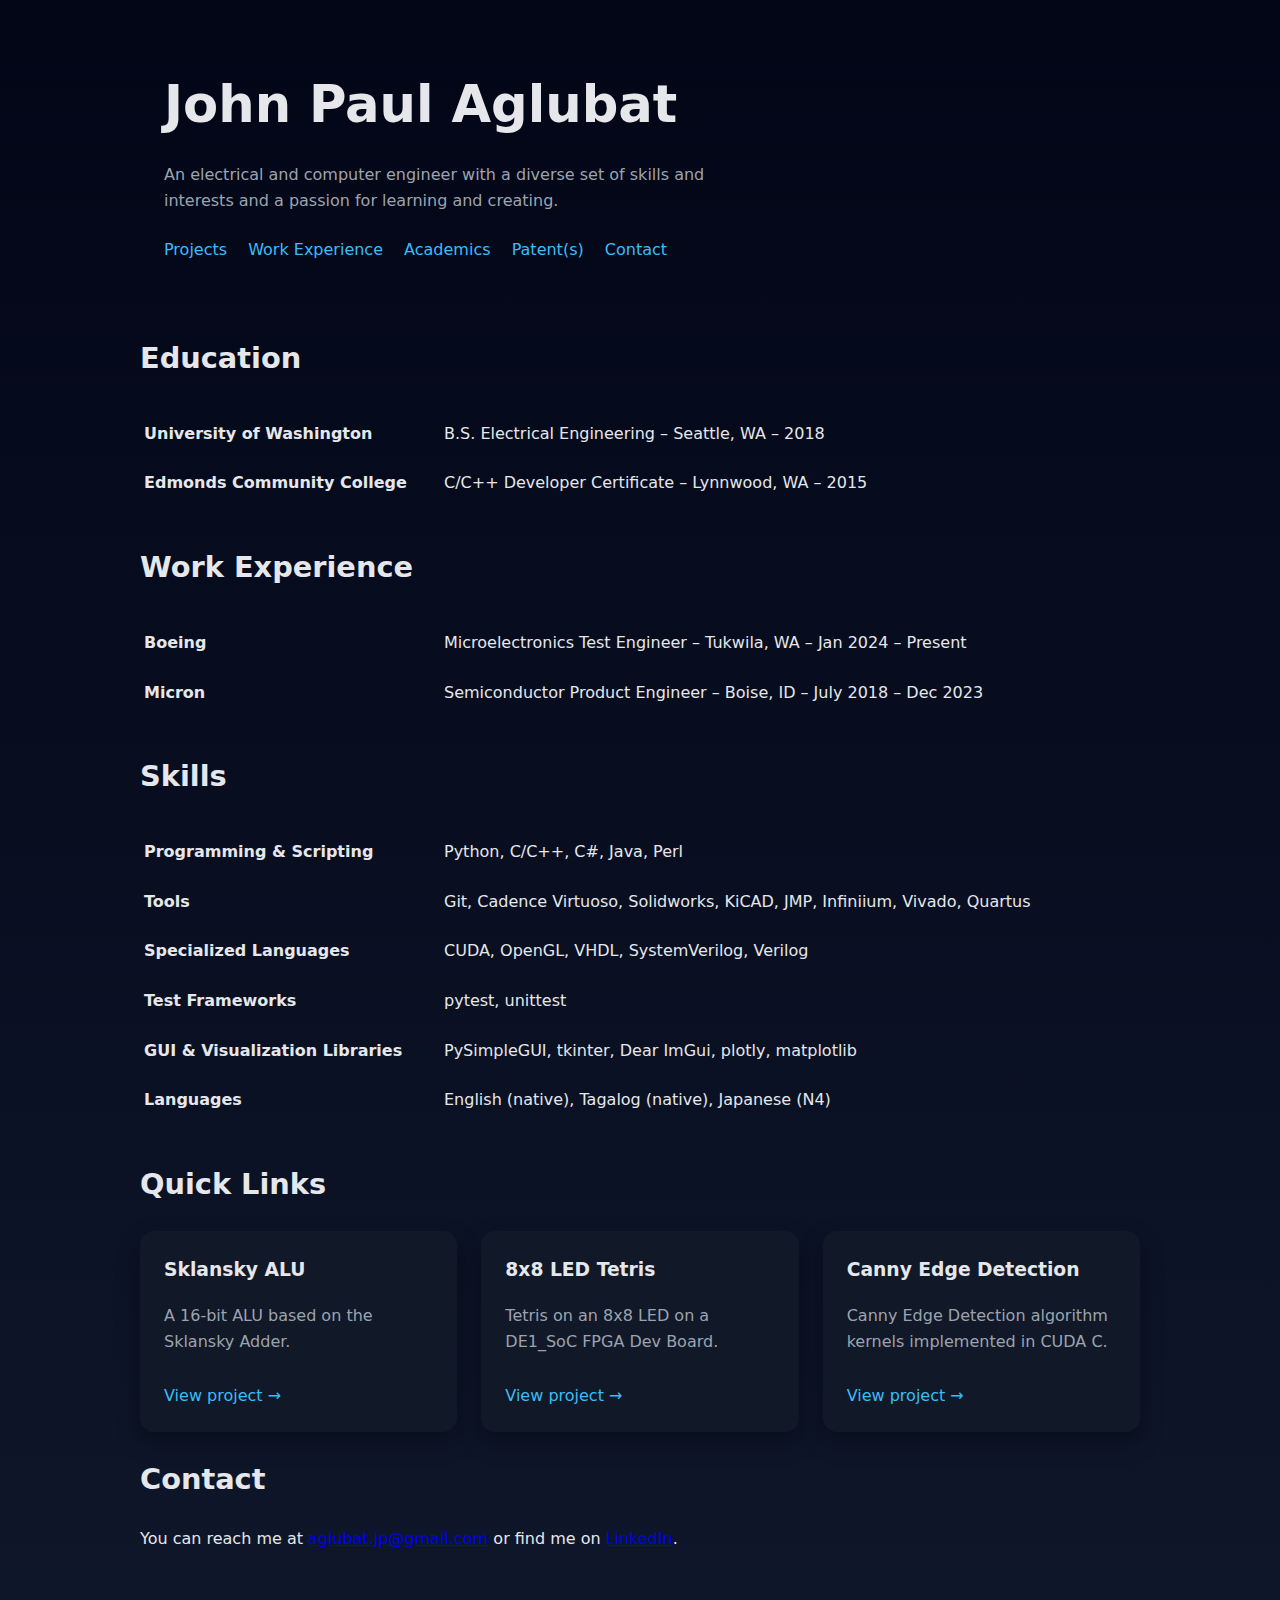
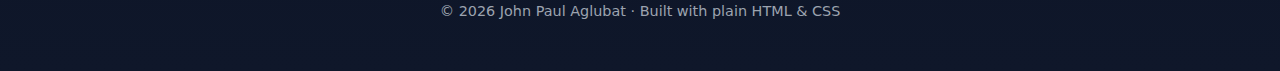
<file: index.html>
<!DOCTYPE html>
<html lang="en">
<head>
  <meta charset="UTF-8" />
  <meta name="viewport" content="width=device-width, initial-scale=1" />
  <title>Portfolio – John Paul Aglubat</title>
  <meta name="description" content="Personal portfolio website" />
  <link rel="stylesheet" href="style.css" />
</head>
<body>

  <header>
    <h1>John Paul Aglubat</h1>
    <p>
      An electrical and computer engineer with a diverse set of skills and interests and a passion for learning and creating.
    </p>
    <nav>
      <a href="projects">Projects</a>
      <a href="experience">Work Experience</a>
      <a href="academics">Academics</a>
      <a href="patents">Patent(s)</a>
      <a href="#contact">Contact</a>
    </nav>
  </header>

  <section id="academics">
    <h2>Education</h2>
    <table>
      <tr><td>University of Washington</td><td>B.S. Electrical Engineering – Seattle, WA – 2018</td></tr>
      <tr><td>Edmonds Community College</td><td>C/C++ Developer Certificate – Lynnwood, WA – 2015</td></tr>
    </table>
  </section>

  <section id="experience">
    <h2>Work Experience</h2>
    <table>
      <tr><td>Boeing</td><td>Microelectronics Test Engineer – Tukwila, WA – Jan 2024 – Present</td></tr>
      <tr><td>Micron</td><td>Semiconductor Product Engineer – Boise, ID – July 2018 – Dec 2023</td></tr>
    </table>
  </section>

  <section id="skills">
    <h2>Skills</h2>
    <table>
      <tr><td>Programming & Scripting</td><td>Python, C/C++, C#, Java, Perl</td></tr>
      <tr><td>Tools</td><td>Git, Cadence Virtuoso, Solidworks, KiCAD, JMP, Infiniium, Vivado, Quartus</td></tr>
      <tr><td>Specialized Languages</td><td>CUDA, OpenGL, VHDL, SystemVerilog, Verilog</td></tr>
      <tr><td>Test Frameworks</td><td>pytest, unittest</td></tr>
      <tr><td>GUI & Visualization Libraries</td><td>PySimpleGUI, tkinter, Dear ImGui, plotly, matplotlib</td></tr>
      <tr><td>Languages</td><td>English (native), Tagalog (native), Japanese (N4)</td></tr>
    </table>
  </section>

  <section id="Quick Links">
    <h2>Quick Links</h2>
    <div class="grid">
      <div class="card">
        <h3>Sklansky ALU</h3>
        <p>A 16-bit ALU based on the Sklansky Adder.</p>
        <a href="projects/sklansky_alu_16bit">View project →</a>
      </div>
      <div class="card">
        <h3>8x8 LED Tetris</h3>
        <p>Tetris on an 8x8 LED on a DE1_SoC FPGA Dev Board.</p>
        <a href="projects/led_tetris_fpga">View project →</a>
      </div>
      <div class="card">
        <h3>Canny Edge Detection</h3>
        <p>Canny Edge Detection algorithm kernels implemented in CUDA C.</p>
        <a href="projects/canny_edge_detect/">View project →</a>
      </div>
    </div>
  </section>

  <section id="contact">
    <h2>Contact</h2>
    <p>
      You can reach me at <a href="mailto:aglubat.jp@gmail.com">aglubat.jp@gmail.com</a>
      or find me on <a href="https://www.linkedin.com/in/john-paul-aglubat-018730150/">LinkedIn</a>.
    </p>
  </section>

  <footer>
    © <span id="year"></span> John Paul Aglubat · Built with plain HTML & CSS
  </footer>

  <script>
    document.getElementById('year').textContent = new Date().getFullYear();
  </script>

</body>
</html>
</file>
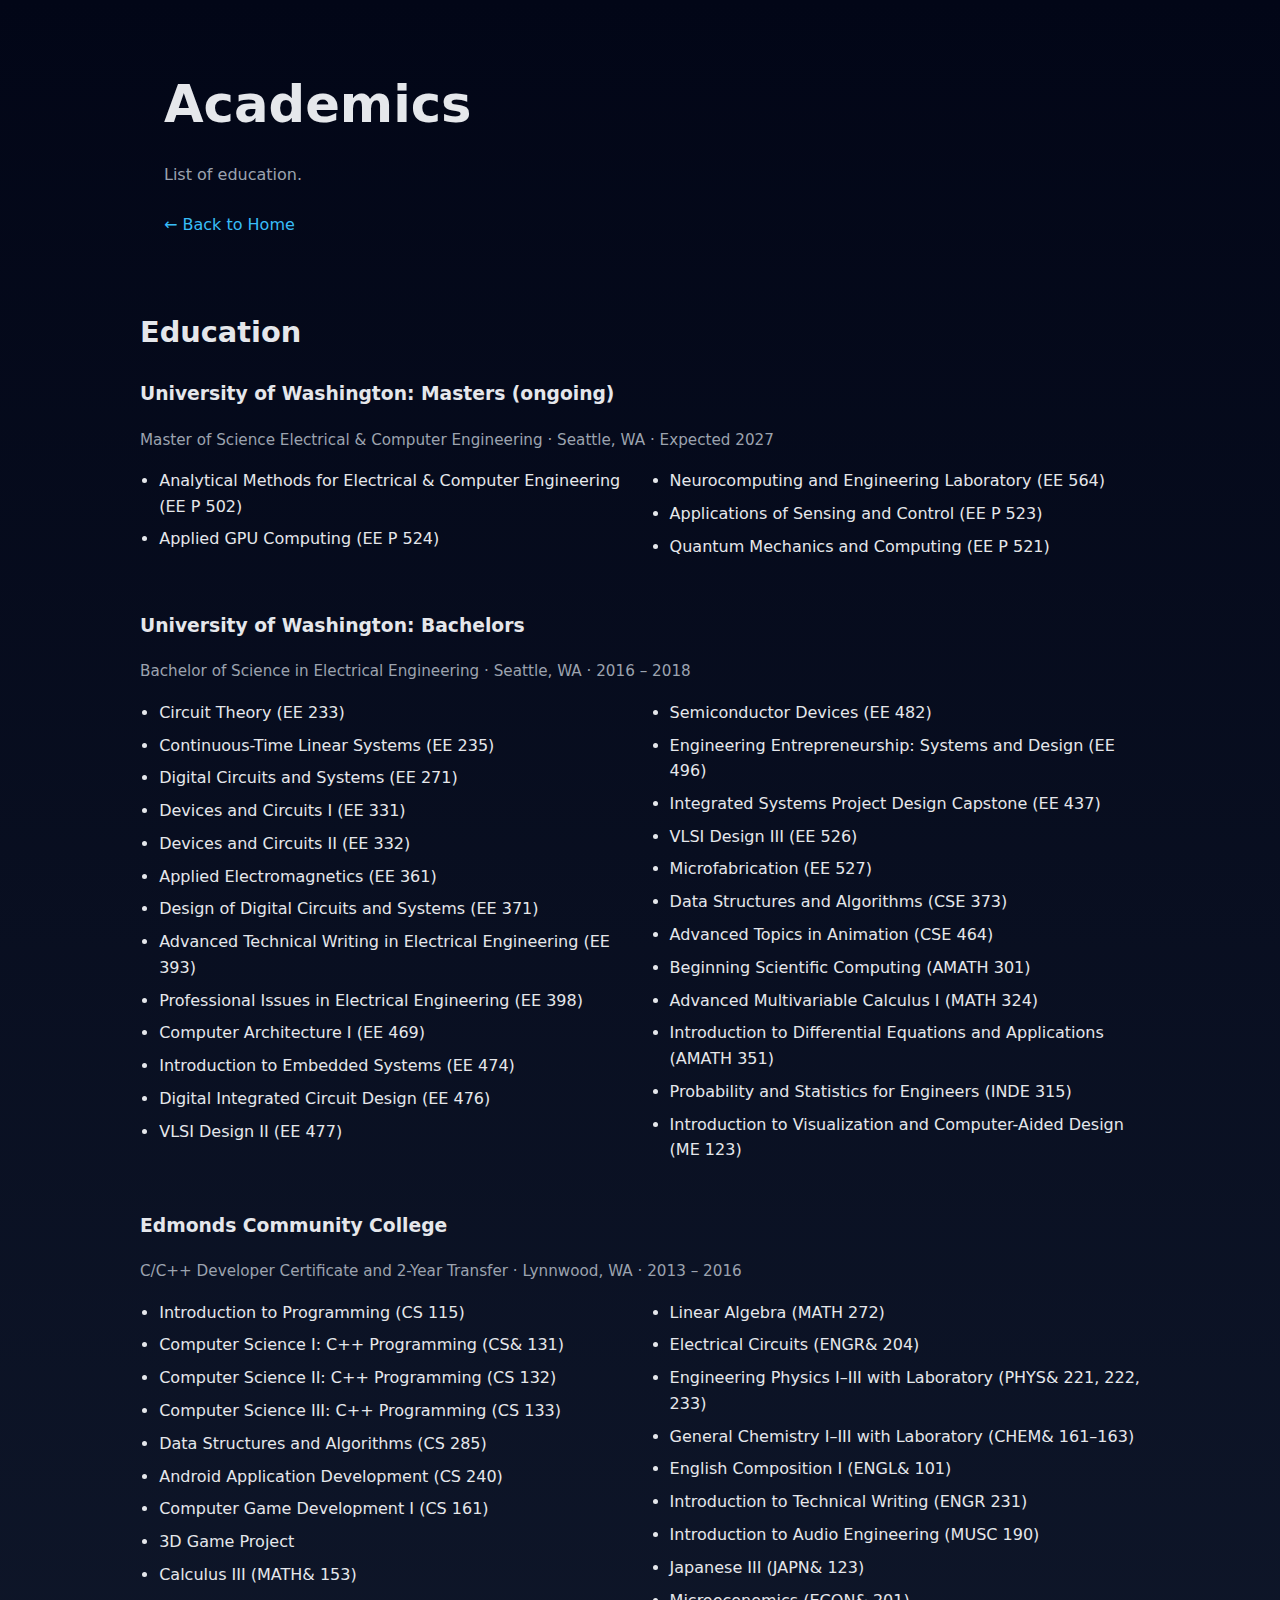
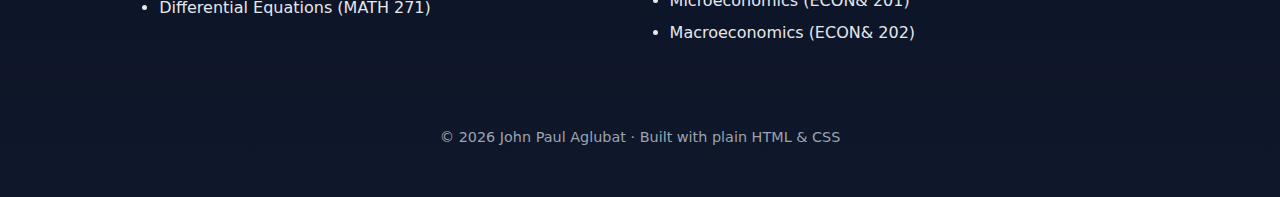
<file: academics/index.html>
<!DOCTYPE html>
<html lang="en">
<head>
  <meta charset="UTF-8" />
  <meta name="viewport" content="width=device-width, initial-scale=1" />
  <title>Academics – John Paul Aglubat</title>
  <link rel="stylesheet" href="/style.css" />
  <style>
    .edu-block { margin-bottom: 3rem; }
    .edu-meta { color: var(--muted); font-size: 0.95rem; margin-bottom: 1rem; }
    .course-list {
      columns: 2;
      column-gap: 2.5rem;
      padding-left: 1.2rem;
    }
    .course-list li {
      margin-bottom: 0.45rem;
      break-inside: avoid;
    }
    @media (max-width: 800px) {
      .course-list { columns: 1; }
    }
  </style>
</head>
<body>

<header>
  <h1>Academics</h1>
  <p>List of education.</p>
  <nav>
    <a href="/index.html">← Back to Home</a>
  </nav>
</header>

<section>
  <h2>Education</h2>

  <div class="edu-block">
    <h3>University of Washington: Masters (ongoing)</h3>
    <div class="edu-meta">
      Master of Science Electrical & Computer Engineering · Seattle, WA · Expected 2027
    </div>

    <ul class="course-list">
      <li>Analytical Methods for Electrical & Computer Engineering (EE P 502)</li>
      <li>Applied GPU Computing (EE P 524)</li>
      <li>Neurocomputing and Engineering Laboratory (EE 564)</li>
      <li>Applications of Sensing and Control (EE P 523)</li>
      <li>Quantum Mechanics and Computing (EE P 521)</li>
    </ul>
  </div>

  <div class="edu-block">
    <h3>University of Washington: Bachelors</h3>
    <div class="edu-meta">
      Bachelor of Science in Electrical Engineering · Seattle, WA · 2016 – 2018
    </div>

    <ul class="course-list">
      <li>Circuit Theory (EE 233)</li>
      <li>Continuous-Time Linear Systems (EE 235)</li>
      <li>Digital Circuits and Systems (EE 271)</li>
      <li>Devices and Circuits I (EE 331)</li>
      <li>Devices and Circuits II (EE 332)</li>
      <li>Applied Electromagnetics (EE 361)</li>
      <li>Design of Digital Circuits and Systems (EE 371)</li>
      <li>Advanced Technical Writing in Electrical Engineering (EE 393)</li>
      <li>Professional Issues in Electrical Engineering (EE 398)</li>
      <li>Computer Architecture I (EE 469)</li>
      <li>Introduction to Embedded Systems (EE 474)</li>
      <li>Digital Integrated Circuit Design (EE 476)</li>
      <li>VLSI Design II (EE 477)</li>
      <li>Semiconductor Devices (EE 482)</li>
      <li>Engineering Entrepreneurship: Systems and Design (EE 496)</li>
      <li>Integrated Systems Project Design Capstone (EE 437)</li>
      <li>VLSI Design III (EE 526)</li>
      <li>Microfabrication (EE 527)</li>
      <li>Data Structures and Algorithms (CSE 373)</li>
      <li>Advanced Topics in Animation (CSE 464)</li>
      <li>Beginning Scientific Computing (AMATH 301)</li>
      <li>Advanced Multivariable Calculus I (MATH 324)</li>
      <li>Introduction to Differential Equations and Applications (AMATH 351)</li>
      <li>Probability and Statistics for Engineers (INDE 315)</li>
      <li>Introduction to Visualization and Computer-Aided Design (ME 123)</li>
    </ul>
  </div>

  <div class="edu-block">
    <h3>Edmonds Community College</h3>
    <div class="edu-meta">
      C/C++ Developer Certificate and 2-Year Transfer · Lynnwood, WA · 2013 – 2016
    </div>

    <ul class="course-list">
      <li>Introduction to Programming (CS 115)</li>
      <li>Computer Science I: C++ Programming (CS& 131)</li>
      <li>Computer Science II: C++ Programming (CS 132)</li>
      <li>Computer Science III: C++ Programming (CS 133)</li>
      <li>Data Structures and Algorithms (CS 285)</li>
      <li>Android Application Development (CS 240)</li>
      <li>Computer Game Development I (CS 161)</li>
      <li>3D Game Project</li>
      <li>Calculus III (MATH& 153)</li>
      <li>Differential Equations (MATH 271)</li>
      <li>Linear Algebra (MATH 272)</li>
      <li>Electrical Circuits (ENGR& 204)</li>
      <li>Engineering Physics I–III with Laboratory (PHYS& 221, 222, 233)</li>
      <li>General Chemistry I–III with Laboratory (CHEM& 161–163)</li>
      <li>English Composition I (ENGL& 101)</li>
      <li>Introduction to Technical Writing (ENGR 231)</li>
      <li>Introduction to Audio Engineering (MUSC 190)</li>
      <li>Japanese III (JAPN& 123)</li>
      <li>Microeconomics (ECON& 201)</li>
      <li>Macroeconomics (ECON& 202)</li>
    </ul>
  </div>

</section>

<footer>
  © <span id="year"></span> John Paul Aglubat · Built with plain HTML & CSS
</footer>

<script>
  document.getElementById('year').textContent = new Date().getFullYear();
</script>

</body>
</html>
</file>
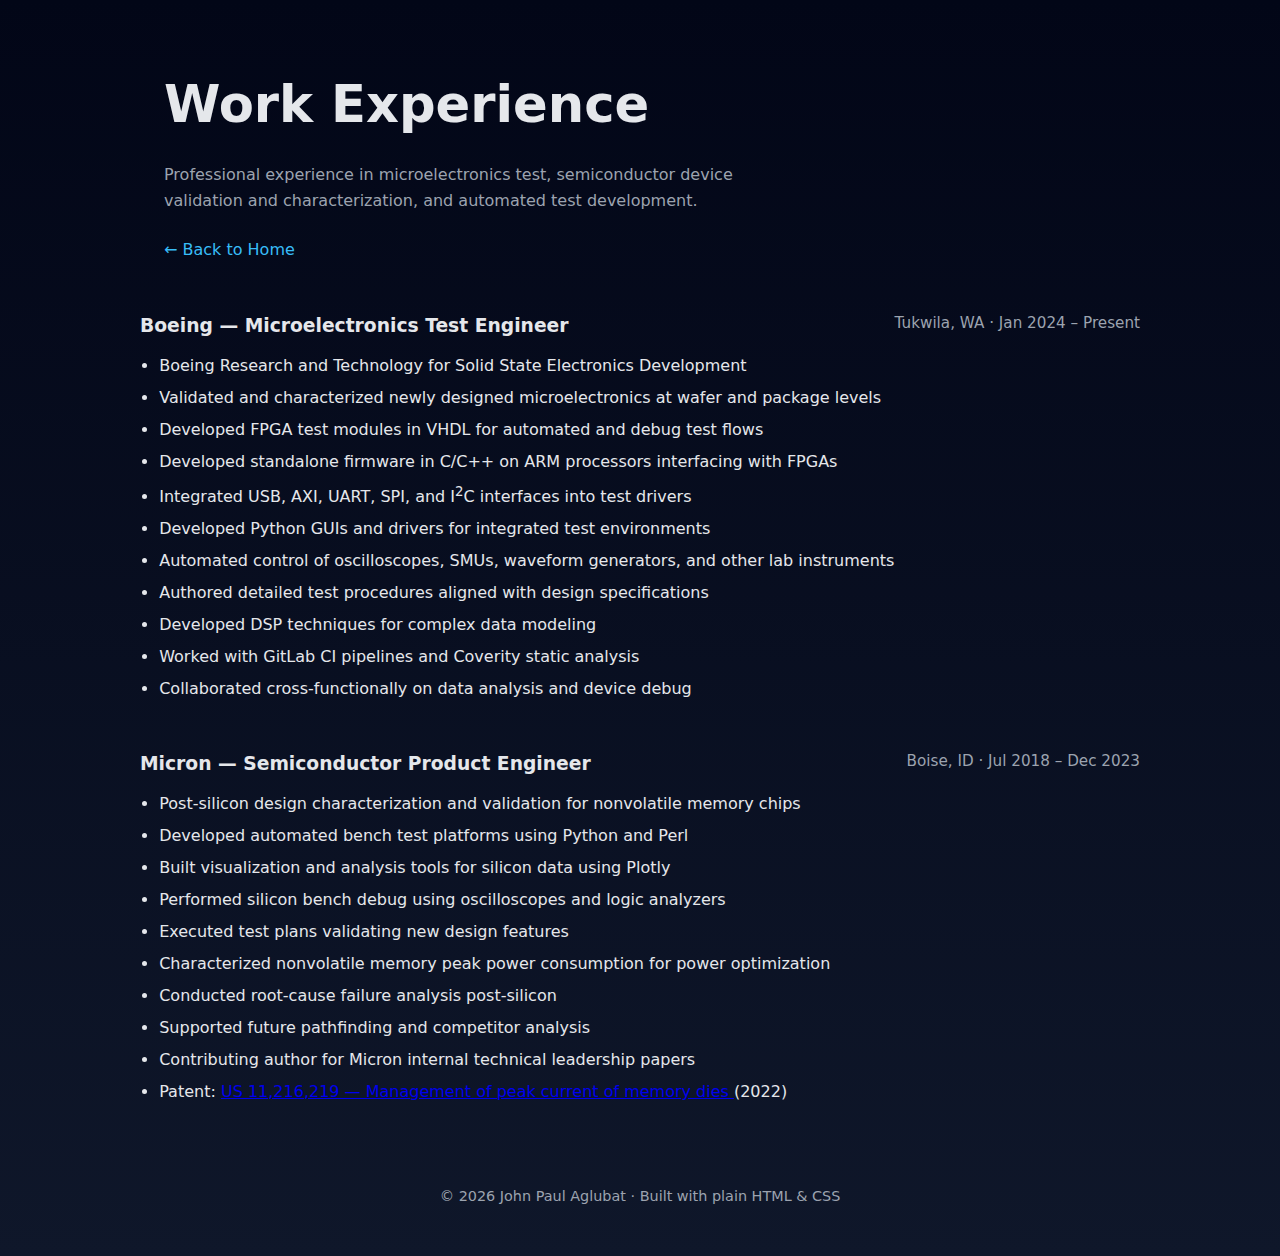
<file: experience/index.html>
<!DOCTYPE html>
<html lang="en">
<head>
  <meta charset="UTF-8" />
  <meta name="viewport" content="width=device-width, initial-scale=1" />
  <title>Work Experience – John Paul Aglubat</title>
  <meta name="description" content="Work experience of John Paul Aglubat" />
  <link rel="stylesheet" href="/style.css" />
  <style>
    /* Page-specific tweaks */
    .experience {
      margin-bottom: 3rem;
    }

    .experience-header {
      display: flex;
      flex-wrap: wrap;
      justify-content: space-between;
      gap: 0.5rem;
      margin-bottom: 0.75rem;
    }

    .experience-header h3 {
      margin: 0;
    }

    .experience-meta {
      color: var(--muted);
      font-size: 0.95rem;
    }

    ul {
      margin-top: 0.75rem;
      padding-left: 1.2rem;
    }

    li {
      margin-bottom: 0.4rem;
    }

    .back-link {
      margin-top: 2rem;
      display: inline-block;
      color: var(--accent);
      text-decoration: none;
      font-weight: 500;
    }
  </style>
</head>
<body>

  <header>
    <h1>Work Experience</h1>
    <p>
      Professional experience in microelectronics test, semiconductor device validation and characterization,
      and automated test development.
    </p>
    <nav>
      <a href="/index.html">← Back to Home</a>
    </nav>
  </header>

  <section>

    <div class="experience">
      <div class="experience-header">
        <h3>Boeing — Microelectronics Test Engineer</h3>
        <div class="experience-meta">Tukwila, WA · Jan 2024 – Present</div>
      </div>
      <ul>
        <li>Boeing Research and Technology for Solid State Electronics Development</li>
        <li>Validated and characterized newly designed microelectronics at wafer and package levels</li>
        <li>Developed FPGA test modules in VHDL for automated and debug test flows</li>
        <li>Developed standalone firmware in C/C++ on ARM processors interfacing with FPGAs</li>
        <li>Integrated USB, AXI, UART, SPI, and I<sup>2</sup>C interfaces into test drivers</li>
        <li>Developed Python GUIs and drivers for integrated test environments</li>
        <li>Automated control of oscilloscopes, SMUs, waveform generators, and other lab instruments</li>
        <li>Authored detailed test procedures aligned with design specifications</li>
        <li>Developed DSP techniques for complex data modeling</li>
        <li>Worked with GitLab CI pipelines and Coverity static analysis</li>
        <li>Collaborated cross-functionally on data analysis and device debug</li>
      </ul>
    </div>

    <div class="experience">
      <div class="experience-header">
        <h3>Micron — Semiconductor Product Engineer</h3>
        <div class="experience-meta">Boise, ID · Jul 2018 – Dec 2023</div>
      </div>
      <ul>
        <li>Post-silicon design characterization and validation for nonvolatile memory chips</li>
        <li>Developed automated bench test platforms using Python and Perl</li>
        <li>Built visualization and analysis tools for silicon data using Plotly</li>
        <li>Performed silicon bench debug using oscilloscopes and logic analyzers</li>
        <li>Executed test plans validating new design features</li>
        <li>Characterized nonvolatile memory peak power consumption for power optimization</li>
        <li>Conducted root-cause failure analysis post-silicon</li>
        <li>Supported future pathfinding and competitor analysis</li>
        <li>Contributing author for Micron internal technical leadership papers</li>
        <li>
          Patent:
          <a href="https://patents.justia.com/patent/11216219" target="_blank">
            US 11,216,219 — Management of peak current of memory dies
          </a>
          (2022)
        </li>
      </ul>
    </div>
  </section>

  <footer>
    © <span id="year"></span> John Paul Aglubat · Built with plain HTML & CSS
  </footer>

  <script>
    document.getElementById('year').textContent = new Date().getFullYear();
  </script>

</body>
</html>
</file>
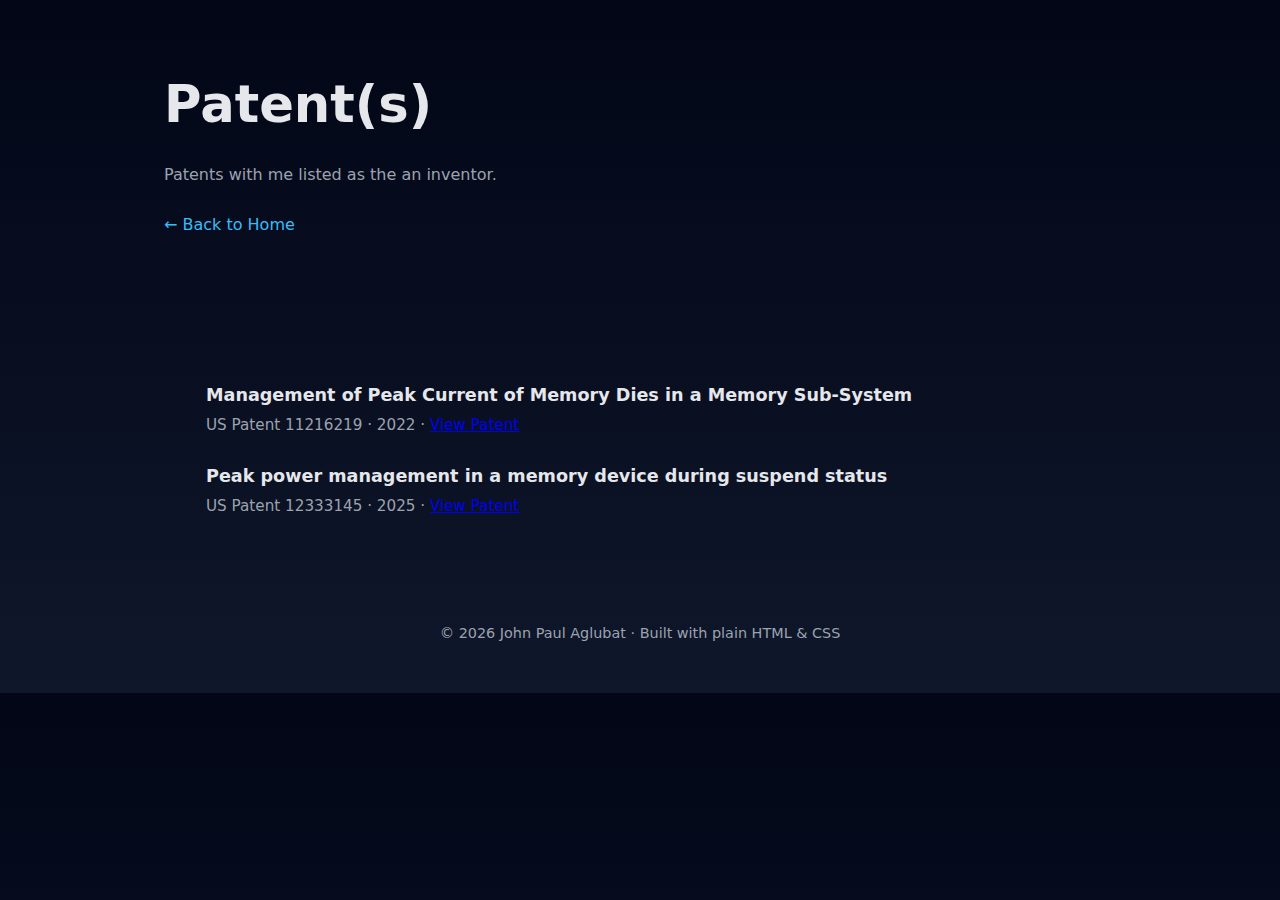
<file: patents/index.html>
<!DOCTYPE html>
<html lang="en">
<head>
  <meta charset="UTF-8">
  <meta name="viewport" content="width=device-width, initial-scale=1">
  <title>Patents – John Paul Aglubat</title>
  <link rel="stylesheet" href="/style.css">
  <style>
    .patent-container { max-width: 900px; margin: 2rem auto; padding: 1rem; }
    .patent-list { list-style-type: none; padding-left: 0; }
    .patent-list li { margin-bottom: 1.5rem; }
    .patent-title { font-weight: bold; font-size: 1.1rem; }
    .patent-meta { color: var(--muted); font-size: 0.95rem; margin-top: 0.25rem; }
    .back-link { margin-bottom: 2rem; display: inline-block; }
  </style>
</head>
<body>

<header>
  <h1>Patent(s)</h1>
  <p>
    Patents with me listed as the an inventor.
  </p>
  <nav>
    <a class="back-link" href="/index.html">← Back to Home</a>
  </nav>
</header>

<main class="patent-container">
  <ul class="patent-list">
    <li>
      <div class="patent-title">
        Management of Peak Current of Memory Dies in a Memory Sub-System
      </div>
      <div class="patent-meta">
        US Patent 11216219 · 2022 · <a href="https://patents.justia.com/patent/11216219" target="_blank" rel="noopener">View Patent</a>
      </div>
    </li>
    <li>
      <div class="patent-title">
        Peak power management in a memory device during suspend status 
      </div>
      <div class="patent-meta">
        US Patent 12333145 · 2025 · <a href="https://patents.justia.com/patent/12333145" target="_blank" rel="noopener">View Patent</a>
      </div>
    </li>
  </ul>
</main>

<footer>
  © <span id="year"></span> John Paul Aglubat · Built with plain HTML & CSS
</footer>

<script>
  document.getElementById('year').textContent = new Date().getFullYear();
</script>

</body>
</html>
</file>
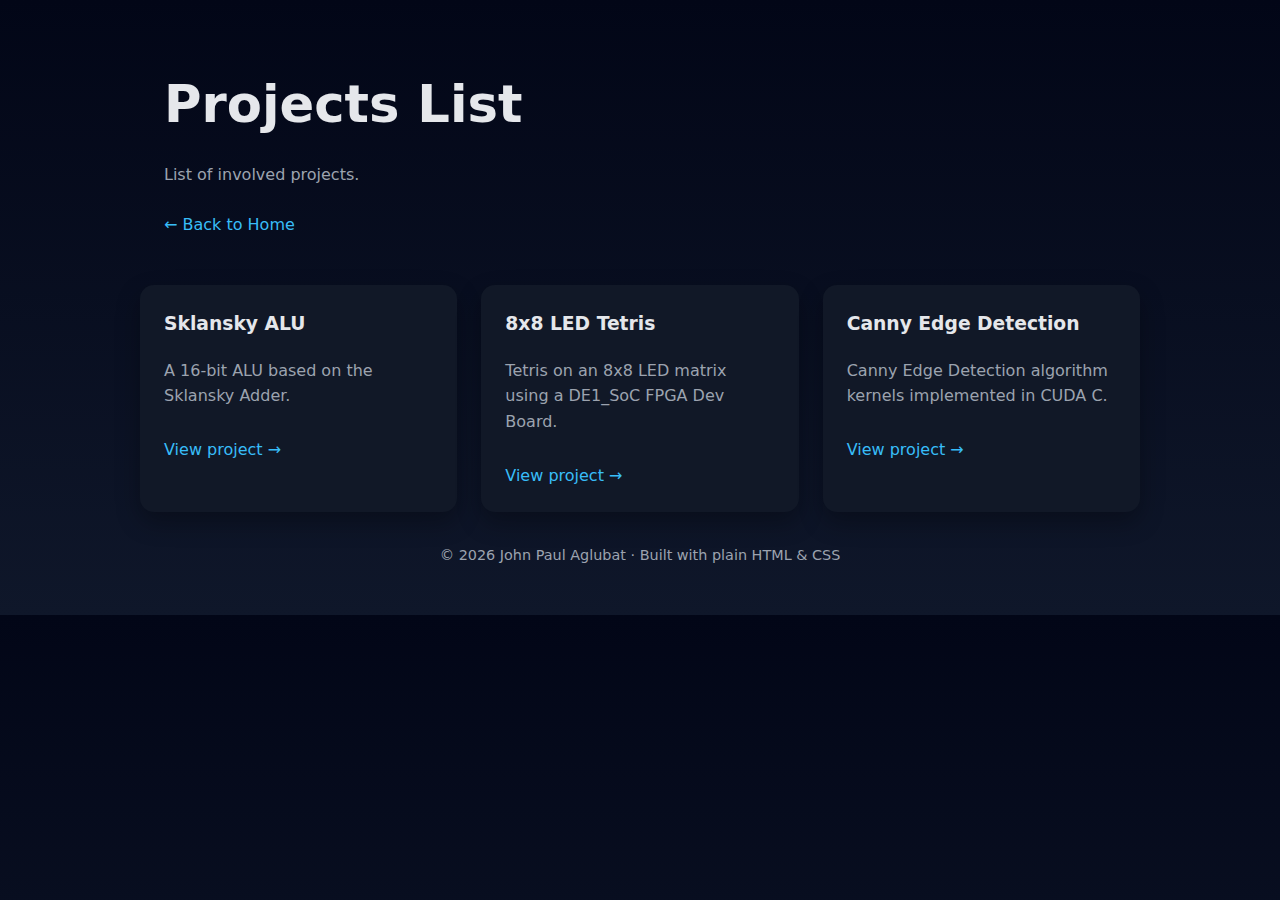
<file: projects/index.html>
<!DOCTYPE html>
<html lang="en">
<head>
  <meta charset="UTF-8" />
  <meta name="viewport" content="width=device-width, initial-scale=1" />
  <title>John Paul Aglubat - Projects</title>
  <meta name="description" content="Portfolio projects of John Paul Aglubat" />
  <link rel="stylesheet" href="/style.css" />
</head>
<body>
  <header>
    <h1>Projects List</h1>
    <p>
      List of involved projects.
    </p>
    <nav>
      <a href="/index.html">← Back to Home</a>
    </nav>
  </header>

  <section id="projects-list">
    <div class="grid">
      <div class="card">
        <h3>Sklansky ALU</h3>
        <p>A 16-bit ALU based on the Sklansky Adder.</p>
        <a href="sklansky_alu_16bit">View project →</a>
      </div>

      <div class="card">
        <h3>8x8 LED Tetris</h3>
        <p>Tetris on an 8x8 LED matrix using a DE1_SoC FPGA Dev Board.</p>
        <a href="led_tetris_fpga">View project →</a>
      </div>

      <div class="card">
        <h3>Canny Edge Detection</h3>
        <p>Canny Edge Detection algorithm kernels implemented in CUDA C.</p>
        <a href="canny_edge_detect">View project →</a>
      </div>
    </div>
  </section>

  <footer>
    © <span id="year"></span> John Paul Aglubat · Built with plain HTML & CSS
  </footer>

  <script>
    document.getElementById('year').textContent = new Date().getFullYear();
  </script>

</body>
</html>
</file>
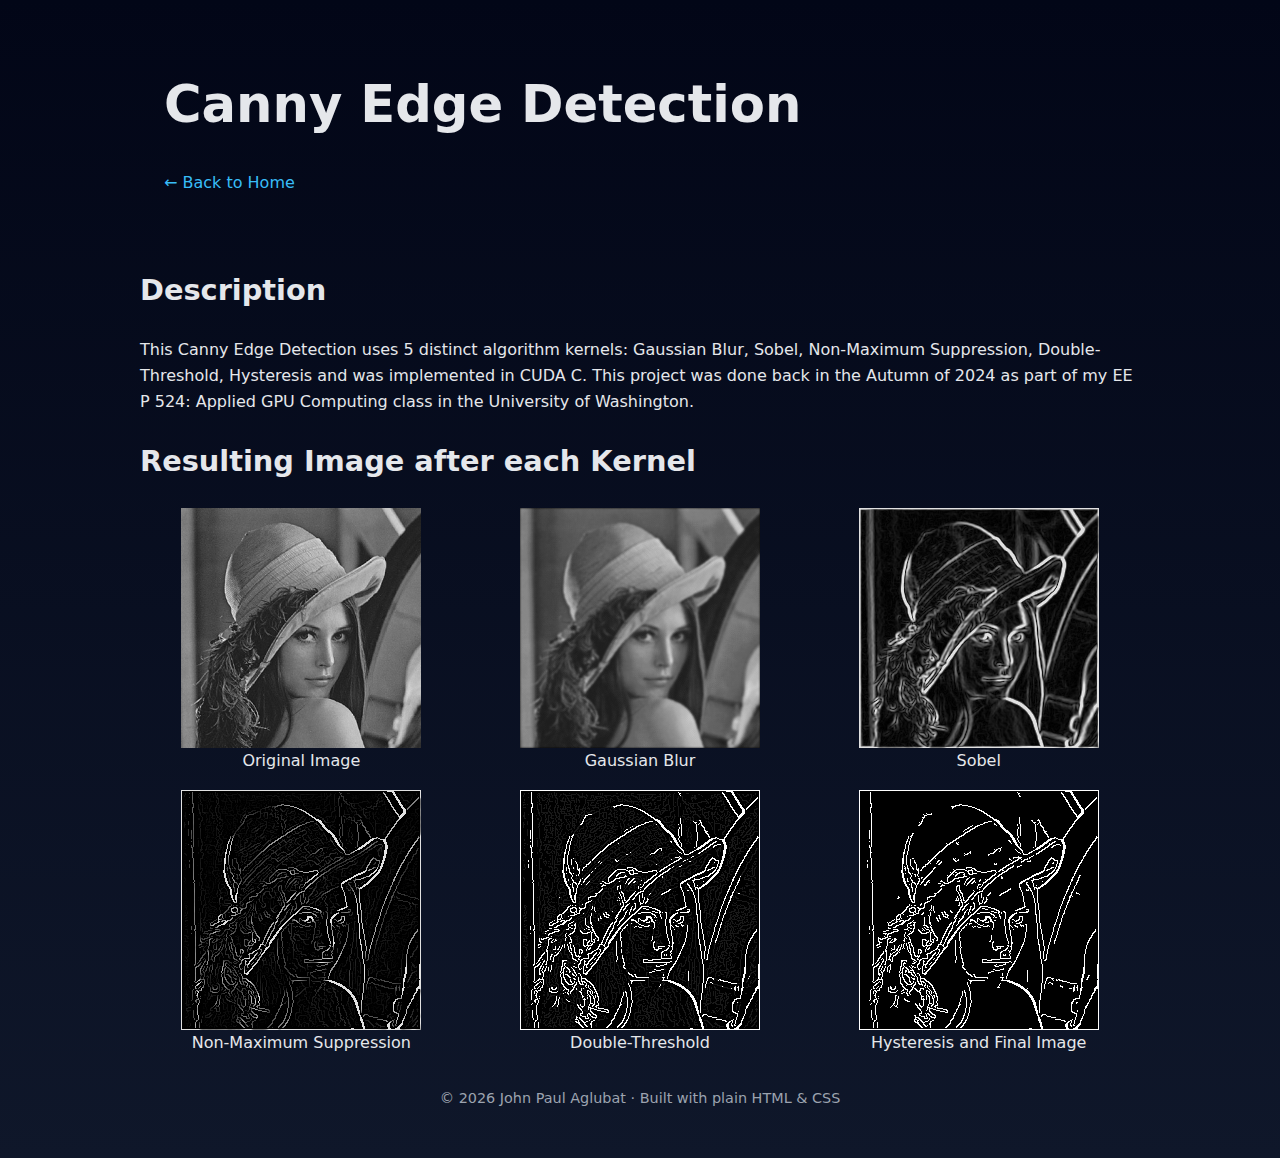
<file: projects/canny_edge_detect/index.html>
<!DOCTYPE html>
<html lang="en">
<head>
  <meta charset="UTF-8">
  <meta name="viewport" content="width=device-width, initial-scale=1">
  <title>Canny Edge Detection – John Paul Aglubat</title>
  <link rel="stylesheet" href="/style.css" />
</head>
<body>

  <header>
    <h1>Canny Edge Detection</h1>
    <nav>
      <a href="/index.html">← Back to Home</a>
    </nav>
  </header>

  <section>
    <h2>Description</h2>
    <p>
      This Canny Edge Detection uses 5 distinct algorithm kernels: Gaussian Blur, Sobel, Non-Maximum Suppression, Double-Threshold, Hysteresis and was implemented in CUDA C. This project was done back in the Autumn of 2024 as part of my EE P 524: Applied GPU Computing class in the University of Washington.
    </p>
  </section>

  <section>
    <h2>Resulting Image after each Kernel</h2>
    <div style="display:flex;flex-wrap:wrap;gap:1rem;align-items:flex-start;">
        <figure style="flex:1 1 calc(33% - 1rem);min-width:200px;text-align:center;margin:0;">
            <img src="/images/canny_edge/hw2_testimage1.png" alt="Original Image" style="max-width:100%;height:auto;display:block;margin:0 auto;" />
            <figcaption>Original Image</figcaption>
        </figure>

        <figure style="flex:1 1 calc(33% - 1rem);min-width:200px;text-align:center;margin:0;">
            <img src="/images/canny_edge/hw2_testimage1_blur_gpu_shr.png" alt="Gaussian Blur" style="max-width:100%;height:auto;display:block;margin:0 auto;" />
            <figcaption>Gaussian Blur</figcaption>
        </figure>

        <figure style="flex:1 1 calc(33% - 1rem);min-width:200px;text-align:center;margin:0;">
            <img src="/images/canny_edge/hw2_testimage1_gradient_gpu_shr.png" alt="Sobel" style="max-width:100%;height:auto;display:block;margin:0 auto;" />
            <figcaption>Sobel</figcaption>
        </figure>

        <figure style="flex:1 1 calc(33% - 1rem);min-width:200px;text-align:center;margin:0;">
            <img src="/images/canny_edge/hw2_testimage1_nonmax_gpu_shr.png" alt="Non-Maximum Suppression" style="max-width:100%;height:auto;display:block;margin:0 auto;" />
            <figcaption>Non-Maximum Suppression</figcaption>
        </figure>

        <figure style="flex:1 1 calc(33% - 1rem);min-width:200px;text-align:center;margin:0;">
            <img src="/images/canny_edge/hw2_testimage1_dthreshold_gpu_shr.png" alt="Double-Threshold" style="max-width:100%;height:auto;display:block;margin:0 auto;" />
            <figcaption>Double-Threshold</figcaption>
        </figure>

        <figure style="flex:1 1 calc(33% - 1rem);min-width:200px;text-align:center;margin:0;">
            <img src="/images/canny_edge/hw2_testimage1_hysteresis_final_gpu_shr.png" alt="Hysteresis and Final Image" style="max-width:100%;height:auto;display:block;margin:0 auto;" />
            <figcaption>Hysteresis and Final Image</figcaption>
        </figure>
    </div>
  </section>

  <footer>
    © <span id="year"></span> John Paul Aglubat · Built with plain HTML & CSS
  </footer>

  <script>
    document.getElementById('year').textContent = new Date().getFullYear();
  </script>

</body>
</html>
</file>
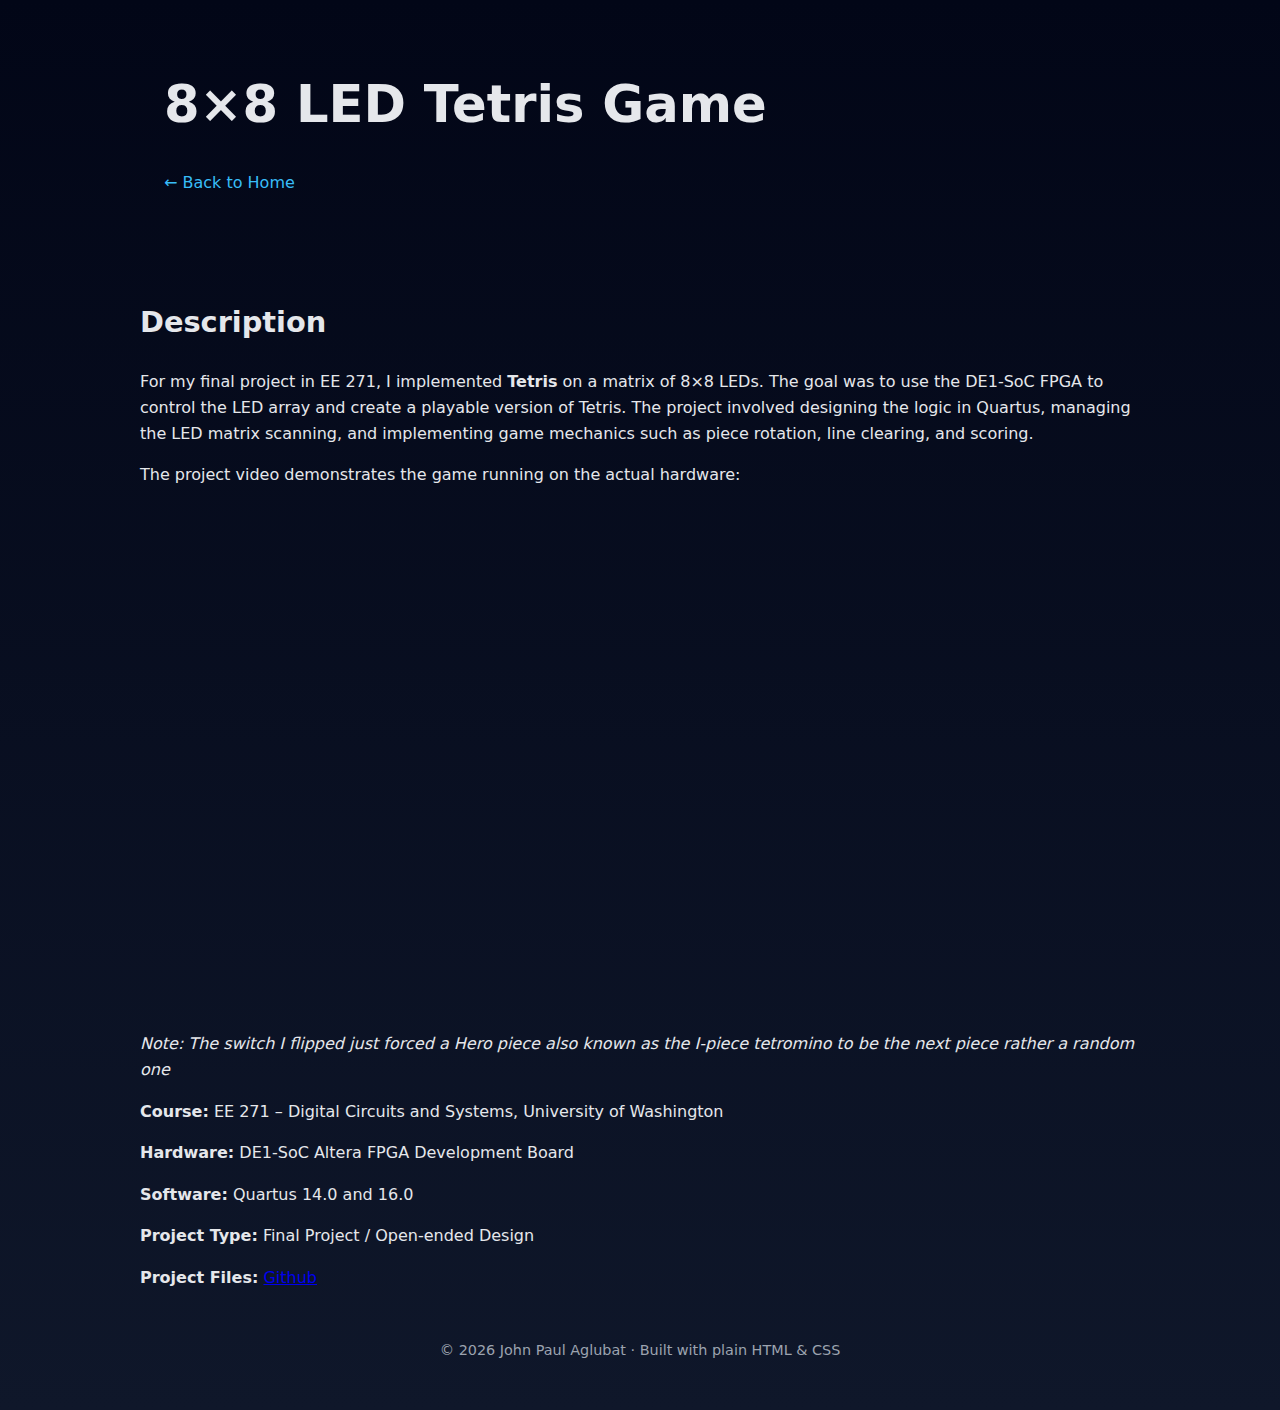
<file: projects/led_tetris_fpga/index.html>
<!DOCTYPE html>
<html lang="en">
<head>
  <meta charset="UTF-8">
  <meta name="viewport" content="width=device-width, initial-scale=1">
  <title>8x8 LED Tetris – John Paul Aglubat</title>
  <link rel="stylesheet" href="/style.css">
  <style>
    .project-container { max-width: 900px; margin: 2rem auto; padding: 1rem; }
    .project-meta { color: var(--muted); margin-bottom: 1.5rem; }
    iframe { width: 100%; height: 480px; max-width: 720px; border: none; margin-bottom: 1.5rem; }
    .back-link { margin-bottom: 2rem; display: inline-block; }
  </style>
</head>
<body>

<header>
  <h1>8×8 LED Tetris Game</h1>
  <nav>
    <a class="back-link" href="/index.html">← Back to Home</a>
  </nav>
</header>

<section>
    <h2>Description</h2>
    <p>
        For my final project in EE 271, I implemented <strong>Tetris</strong> on a matrix of 8×8 LEDs. The goal was to use the DE1-SoC FPGA to control the LED array and create a playable version of Tetris. The project involved designing the logic in Quartus, managing the LED matrix scanning, and implementing game mechanics such as piece rotation, line clearing, and scoring.
    </p>

    <p>The project video demonstrates the game running on the actual hardware:</p>
    <iframe src="https://www.youtube.com/embed/5WoX8gejgTE" title="8x8 LED Tetris Game Demo" allowfullscreen></iframe>

    <p><i>Note: The switch I flipped just forced a Hero piece also known as the I-piece tetromino to be the next piece rather a random one</i></p>

    <p><strong>Course:</strong> EE 271 – Digital Circuits and Systems, University of Washington</p>
    <p><strong>Hardware:</strong> DE1-SoC Altera FPGA Development Board</p>
    <p><strong>Software:</strong> Quartus 14.0 and 16.0</p>
    <p><strong>Project Type:</strong> Final Project / Open-ended Design</p>
    <p><strong>Project Files:</strong> <a href="https://github.com/johnpa137/Mat8x8_LED_Tetris">Github</a></p>
</section>

<footer>
© <span id="year"></span> John Paul Aglubat · Built with plain HTML & CSS
</footer>

<script>
document.getElementById('year').textContent = new Date().getFullYear();
</script>

</body>
</html>
</file>
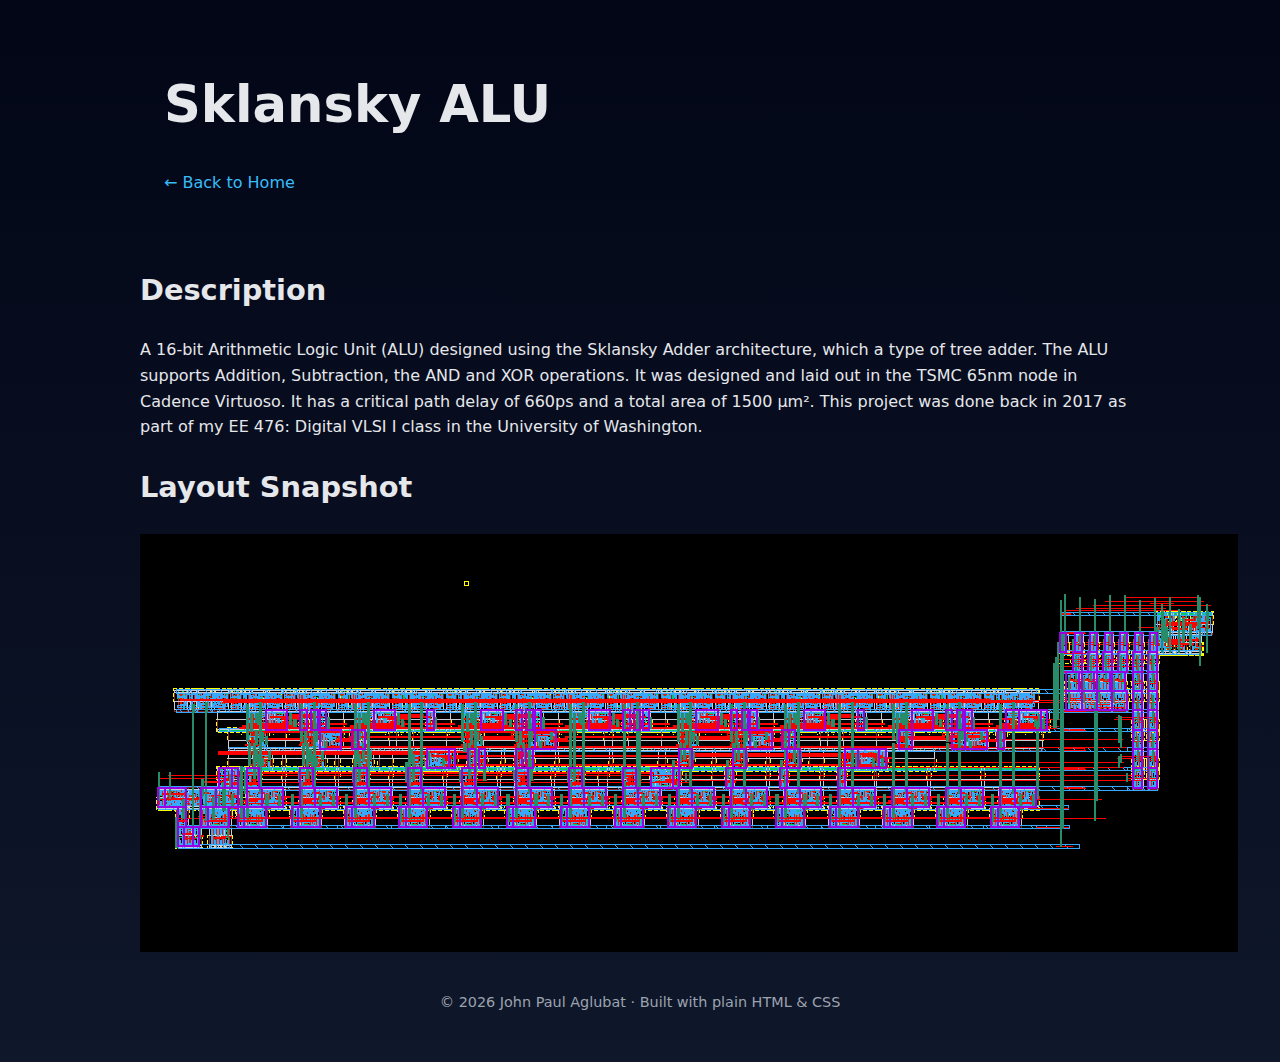
<file: projects/sklansky_alu_16bit/index.html>
<!DOCTYPE html>
<html lang="en">
<head>
  <meta charset="UTF-8">
  <meta name="viewport" content="width=device-width, initial-scale=1">
  <title>Sklansky ALU - John Paul Aglubat</title>
  <link rel="stylesheet" href="/style.css" />
</head>
<body>

  <header>
    <h1>Sklansky ALU</h1>
    <nav>
      <a href="/index.html">← Back to Home</a>
    </nav>
  </header>

  <section>
    <h2>Description</h2>
    <p>
      A 16-bit Arithmetic Logic Unit (ALU) designed using the Sklansky Adder architecture, which a type of tree adder. The ALU supports Addition, Subtraction, the AND and XOR operations. It was designed and laid out in the TSMC 65nm node in Cadence Virtuoso. It has a critical path delay of 660ps and a total area of 1500 µm². This project was done back in 2017 as part of my EE 476: Digital VLSI I class in the University of Washington.
    </p>
  </section>

  <section>
    <h2>Layout Snapshot</h2>
    <img src="/images/sklansky_alu_16bit_layout.png" alt="Sklansky ALU Layout" />
  </section>

  <footer>
    © <span id="year"></span> John Paul Aglubat · Built with plain HTML & CSS
  </footer>

  <script>
    document.getElementById('year').textContent = new Date().getFullYear();
  </script>

</body>
</html>
</file>
<file: style.css>
:root {
  --bg: #0f172a;
  --card: #111827;
  --text: #e5e7eb;
  --muted: #9ca3af;
  --accent: #38bdf8;
}

* { box-sizing: border-box; }

body {
  margin: 0;
  font-family: system-ui, -apple-system, BlinkMacSystemFont, "Segoe UI", Roboto, sans-serif;
  background: linear-gradient(180deg, #020617, var(--bg));
  color: var(--text);
  line-height: 1.6;
}

header {
  max-width: 1000px;
  margin: 0 auto;
  padding: 4rem 1.5rem 3rem;
}

header h1 {
  font-size: clamp(2.2rem, 5vw, 3.2rem);
  margin: 0 0 0.5rem;
}

header p {
  color: var(--muted);
  max-width: 600px;
}

nav {
  margin-top: 1.5rem;
}

nav a {
  margin-right: 1rem;
  color: var(--accent);
  text-decoration: none;
  font-weight: 500;
}

section {
  max-width: 1000px;
  margin: 0 auto;
  padding: 0.0rem 0.0rem;
}

section h2 {
  font-size: 1.8rem;
  margin-bottom: 1.5rem;
}

.grid {
  display: grid;
  grid-template-columns: repeat(auto-fit, minmax(260px, 1fr));
  gap: 1.5rem;
}

.card {
  background: var(--card);
  border-radius: 14px;
  padding: 1.5rem;
  box-shadow: 0 10px 25px rgba(0,0,0,0.3);
}

.card h3 {
  margin-top: 0;
}

.card p {
  color: var(--muted);
}

.card a {
  display: inline-block;
  margin-top: 0.75rem;
  color: var(--accent);
  text-decoration: none;
  font-weight: 500;
}

footer {
  text-align: center;
  padding: 2rem 1.5rem 3rem;
  color: var(--muted);
  font-size: 0.9rem;
}

footer a {
  color: var(--accent);
  text-decoration: none;
}

table {
  width: 100%;
  border-collapse: separate;
  border-spacing: 0 0.5rem; /* spacing between rows */
  margin-bottom: 2rem;
}

td {
  padding: 0.5rem 0.25rem;
  vertical-align: top;
}

td:first-child {
  width: 30%;
  font-weight: bold;
  /* Removed the accent color */
  color: var(--text);
}

td:last-child {
  width: 70%;
}
</file>
